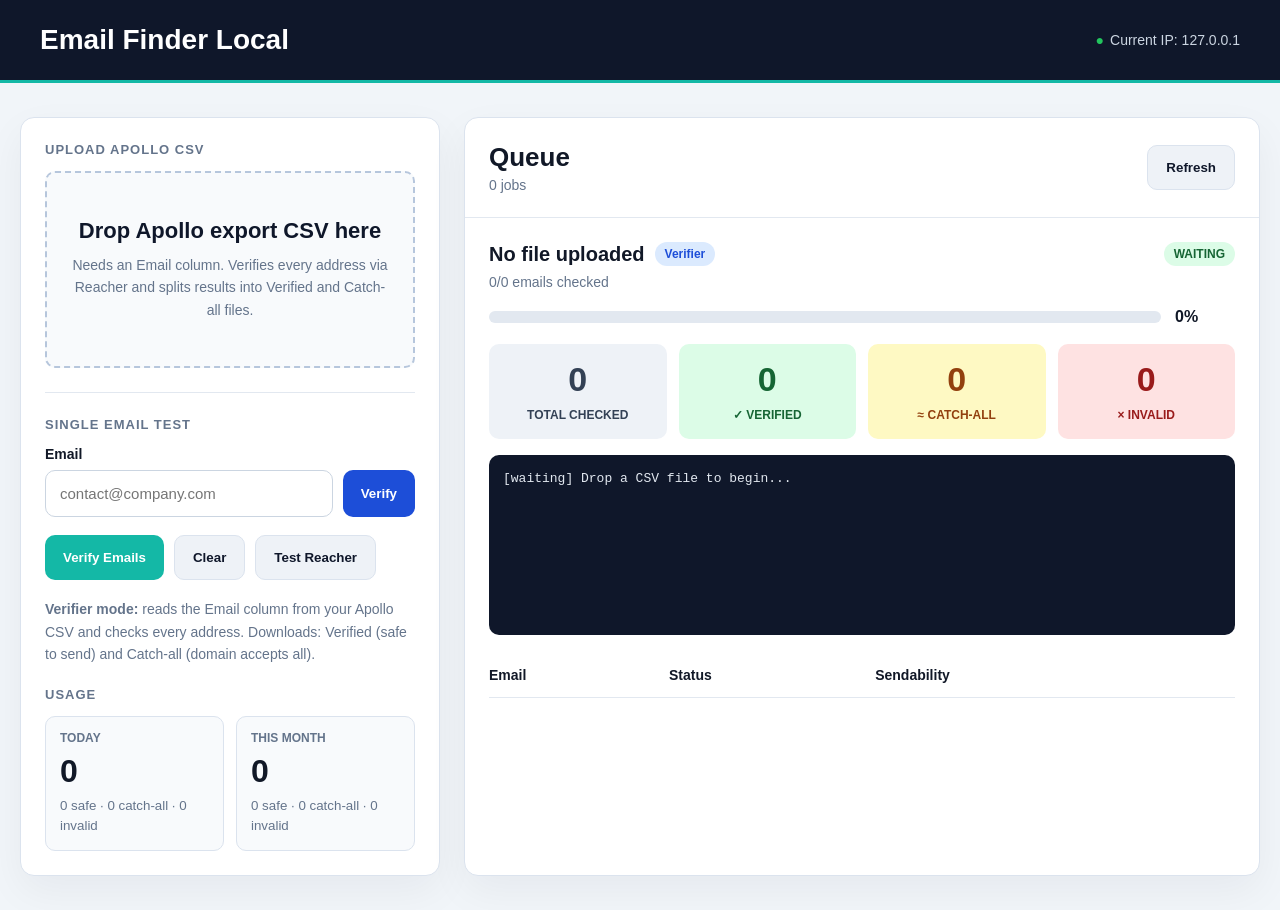
<file: email-finder-local.html>
<!DOCTYPE html>
<html lang="en">
<head>
  <meta charset="UTF-8" />
  <meta name="viewport" content="width=device-width, initial-scale=1.0" />
  <title>Email Finder Local</title>

  <style>
    * {
      box-sizing: border-box;
      margin: 0;
      padding: 0;
      font-family: Inter, Arial, sans-serif;
    }

    body {
      background: #f1f5f9;
      color: #111827;
    }

    .topbar {
      background: #0f172a;
      color: white;
      padding: 24px 40px;
      border-bottom: 3px solid #14b8a6;
    }

    .topbar-inner {
      max-width: 1350px;
      margin: auto;
      display: flex;
      justify-content: space-between;
      align-items: center;
    }

    .topbar h1 {
      font-size: 28px;
      font-weight: 800;
    }

    .ip {
      color: #cbd5e1;
      font-size: 14px;
    }

    .ip span {
      color: #22c55e;
      margin-right: 6px;
    }

    .wrapper {
      max-width: 1350px;
      margin: 34px auto;
      display: grid;
      grid-template-columns: 420px 1fr;
      gap: 24px;
      padding: 0 20px;
    }

    .card {
      background: white;
      border-radius: 14px;
      border: 1px solid #dbe3ee;
      box-shadow: 0 15px 40px rgba(15, 23, 42, 0.05);
    }

    .left-panel {
      padding: 24px;
    }

    .section-title {
      font-size: 13px;
      font-weight: 800;
      color: #64748b;
      letter-spacing: 1px;
      text-transform: uppercase;
      margin-bottom: 14px;
    }

    .drop-zone {
      border: 2px dashed #b6c6dc;
      border-radius: 10px;
      background: #f8fafc;
      padding: 45px 22px;
      text-align: center;
      cursor: pointer;
      transition: 0.2s;
      margin-bottom: 24px;
    }

    .drop-zone:hover {
      background: #ecfdf5;
      border-color: #14b8a6;
    }

    .drop-zone h2 {
      font-size: 22px;
      margin-bottom: 10px;
      color: #0f172a;
    }

    .drop-zone p {
      font-size: 14px;
      line-height: 1.6;
      color: #64748b;
    }

    input[type="file"] {
      display: none;
    }

    .divider {
      height: 1px;
      background: #e2e8f0;
      margin: 24px 0;
    }

    label {
      display: block;
      font-size: 14px;
      font-weight: 700;
      margin-bottom: 8px;
    }

    .input-row {
      display: flex;
      gap: 10px;
      margin-bottom: 18px;
    }

    input {
      width: 100%;
      border: 1px solid #cbd5e1;
      border-radius: 10px;
      padding: 14px;
      font-size: 15px;
      outline: none;
    }

    input:focus {
      border-color: #14b8a6;
    }

    button {
      border: none;
      border-radius: 10px;
      padding: 14px 18px;
      font-weight: 800;
      cursor: pointer;
      transition: 0.2s;
      white-space: nowrap;
    }

    button:hover {
      transform: translateY(-1px);
    }

    .primary-btn {
      background: #1d4ed8;
      color: white;
    }

    .green-btn {
      background: #14b8a6;
      color: white;
    }

    .secondary-btn {
      background: #eef2f7;
      border: 1px solid #dbe3ee;
      color: #0f172a;
    }

    .button-row {
      display: flex;
      gap: 10px;
      flex-wrap: wrap;
      margin-bottom: 18px;
    }

    .help {
      font-size: 14px;
      color: #64748b;
      line-height: 1.6;
      margin-bottom: 22px;
    }

    .usage-grid {
      display: grid;
      grid-template-columns: 1fr 1fr;
      gap: 12px;
    }

    .usage-box {
      background: #f8fafc;
      border: 1px solid #dbe3ee;
      border-radius: 10px;
      padding: 14px;
    }

    .usage-box span {
      display: block;
      font-size: 12px;
      font-weight: 800;
      text-transform: uppercase;
      color: #64748b;
      margin-bottom: 8px;
    }

    .usage-box strong {
      display: block;
      font-size: 32px;
      margin-bottom: 6px;
    }

    .usage-box small {
      color: #64748b;
      line-height: 1.5;
    }

    .queue-header {
      padding: 24px;
      border-bottom: 1px solid #e2e8f0;
      display: flex;
      justify-content: space-between;
      align-items: center;
    }

    .queue-header h2 {
      font-size: 26px;
      margin-bottom: 4px;
    }

    .queue-header p {
      color: #64748b;
      font-size: 14px;
    }

    .queue-body {
      padding: 24px;
    }

    .job-title {
      display: flex;
      align-items: center;
      gap: 10px;
      margin-bottom: 8px;
      flex-wrap: wrap;
    }

    .job-title strong {
      font-size: 20px;
    }

    .pill {
      font-size: 12px;
      font-weight: 800;
      padding: 5px 10px;
      border-radius: 999px;
    }

    .blue-pill {
      background: #dbeafe;
      color: #1d4ed8;
    }

    .green-pill {
      background: #dcfce7;
      color: #166534;
      margin-left: auto;
    }

    .muted {
      color: #64748b;
      font-size: 14px;
    }

    .progress-wrapper {
      display: grid;
      grid-template-columns: 1fr 60px;
      gap: 14px;
      align-items: center;
      margin: 18px 0;
    }

    .progress-track {
      width: 100%;
      height: 12px;
      background: #e2e8f0;
      border-radius: 999px;
      overflow: hidden;
    }

    .progress-bar {
      width: 0%;
      height: 100%;
      background: #0f766e;
      transition: width 0.2s;
    }

    .stats-grid {
      display: grid;
      grid-template-columns: repeat(4, 1fr);
      gap: 12px;
      margin-bottom: 16px;
    }

    .stat {
      border-radius: 10px;
      padding: 16px;
      text-align: center;
      font-weight: 800;
    }

    .stat strong {
      display: block;
      font-size: 34px;
      margin-bottom: 6px;
    }

    .stat span {
      font-size: 12px;
      text-transform: uppercase;
    }

    .checked {
      background: #eef2f7;
      color: #334155;
    }

    .verified {
      background: #dcfce7;
      color: #166534;
    }

    .catchall {
      background: #fef9c3;
      color: #92400e;
    }

    .invalid {
      background: #fee2e2;
      color: #991b1b;
    }

    .log-box {
      background: #0f172a;
      color: #e2e8f0;
      border-radius: 10px;
      padding: 14px;
      font-family: Consolas, monospace;
      font-size: 13px;
      height: 180px;
      overflow: auto;
      line-height: 1.6;
      margin-bottom: 18px;
    }

    table {
      width: 100%;
      border-collapse: collapse;
      font-size: 14px;
    }

    th {
      text-align: left;
      padding: 14px 0;
      border-bottom: 1px solid #e2e8f0;
      font-weight: 800;
    }

    td {
      padding: 14px 0;
      border-bottom: 1px solid #e2e8f0;
      color: #334155;
    }

    @media (max-width: 980px) {
      .wrapper {
        grid-template-columns: 1fr;
      }

      .stats-grid {
        grid-template-columns: 1fr 1fr;
      }
    }
  </style>
</head>

<body>

  <div class="topbar">
    <div class="topbar-inner">
      <h1>Email Finder Local</h1>
      <div class="ip"><span>●</span>Current IP: 127.0.0.1</div>
    </div>
  </div>

  <main class="wrapper">

    <section class="card left-panel">

      <div class="section-title">Upload Apollo CSV</div>

      <div class="drop-zone" id="dropZone">
        <h2>Drop Apollo export CSV here</h2>
        <p>
          Needs an Email column. Verifies every address via Reacher and splits
          results into Verified and Catch-all files.
        </p>

        <input type="file" id="fileInput" accept=".csv" />
      </div>

      <div class="divider"></div>

      <div class="section-title">Single Email Test</div>

      <label>Email</label>

      <div class="input-row">
        <input type="email" id="singleEmail" placeholder="contact@company.com">
        <button class="primary-btn" id="singleVerifyBtn">Verify</button>
      </div>

      <div class="button-row">
        <button class="green-btn" id="verifyBtn">Verify Emails</button>
        <button class="secondary-btn" id="clearBtn">Clear</button>
        <button class="secondary-btn" id="testBtn">Test Reacher</button>
      </div>

      <p class="help">
        <strong>Verifier mode:</strong> reads the Email column from your Apollo CSV
        and checks every address. Downloads: Verified (safe to send) and Catch-all
        (domain accepts all).
      </p>

      <div class="section-title">Usage</div>

      <div class="usage-grid">

        <div class="usage-box">
          <span>Today</span>
          <strong id="todayTotal">0</strong>
          <small id="todayBreakdown">0 safe · 0 catch-all · 0 invalid</small>
        </div>

        <div class="usage-box">
          <span>This Month</span>
          <strong id="monthTotal">0</strong>
          <small id="monthBreakdown">0 safe · 0 catch-all · 0 invalid</small>
        </div>

      </div>

    </section>

    <section class="card">

      <div class="queue-header">

        <div>
          <h2>Queue</h2>
          <p id="jobCount">0 jobs</p>
        </div>

        <button class="secondary-btn" onclick="location.reload()">Refresh</button>

      </div>

      <div class="queue-body">

        <div class="job-title">
          <strong id="currentFile">No file uploaded</strong>
          <span class="pill blue-pill">Verifier</span>
          <span class="pill green-pill" id="statusPill">WAITING</span>
        </div>

        <div class="muted" id="progressText">0/0 emails checked</div>

        <div class="progress-wrapper">

          <div class="progress-track">
            <div class="progress-bar" id="progressBar"></div>
          </div>

          <strong id="progressPercent">0%</strong>

        </div>

        <div class="stats-grid">

          <div class="stat checked">
            <strong id="checkedCount">0</strong>
            <span>Total Checked</span>
          </div>

          <div class="stat verified">
            <strong id="verifiedCount">0</strong>
            <span>✓ Verified</span>
          </div>

          <div class="stat catchall">
            <strong id="catchallCount">0</strong>
            <span>≈ Catch-all</span>
          </div>

          <div class="stat invalid">
            <strong id="invalidCount">0</strong>
            <span>× Invalid</span>
          </div>

        </div>

        <div class="log-box" id="logBox">
          [waiting] Drop a CSV file to begin...
        </div>

        <table>

          <thead>
            <tr>
              <th>Email</th>
              <th>Status</th>
              <th>Sendability</th>
            </tr>
          </thead>

          <tbody id="resultsTable"></tbody>

        </table>

      </div>

    </section>

  </main>

  <script>

    const REACHER_API_URL = "https://YOUR-FLY-APP.fly.dev/v0/check_email";

    const dropZone = document.getElementById("dropZone");
    const fileInput = document.getElementById("fileInput");
    const verifyBtn = document.getElementById("verifyBtn");

    let emails = [];
    let results = [];

    dropZone.addEventListener("click", () => {
      fileInput.click();
    });

    fileInput.addEventListener("change", (e) => {
      handleFile(e.target.files[0]);
    });

    dropZone.addEventListener("dragover", (e) => {
      e.preventDefault();
    });

    dropZone.addEventListener("drop", (e) => {
      e.preventDefault();
      handleFile(e.dataTransfer.files[0]);
    });

    function handleFile(file) {

      if (!file) return;

      const reader = new FileReader();

      reader.onload = function(event) {

        const text = event.target.result;

        emails = extractEmails(text);

        document.getElementById("currentFile").textContent = file.name;
        document.getElementById("jobCount").textContent = "1 job";
        document.getElementById("progressText").textContent =
          `0/${emails.length} emails checked`;

        log(`[ready] ${emails.length} emails loaded from ${file.name}`);

      };

      reader.readAsText(file);

    }

    function extractEmails(text) {

      const matches = text.match(
        /[a-zA-Z0-9._%+-]+@[a-zA-Z0-9.-]+\.[a-z]{2,}/g
      ) || [];

      return [...new Set(matches)];

    }

    verifyBtn.addEventListener("click", async () => {

      if (!emails.length) {
        alert("Upload a CSV first.");
        return;
      }

      results = [];

      document.getElementById("statusPill").textContent = "RUNNING";

      for (let i = 0; i < emails.length; i++) {

        const email = emails[i];

        const result = await verifyEmail(email);

        results.push(result);

        updateStats(i + 1);

        addRow(result);

        log(`[${i + 1}/${emails.length}] ${email} → ${result.status}`);

      }

      document.getElementById("statusPill").textContent = "COMPLETED";

      log("[complete] verification finished");

      saveUsage();

    });

    async function verifyEmail(email) {

      /*
      REAL REACHER API:

      const response = await fetch(REACHER_API_URL, {
        method: "POST",
        headers: {
          "Content-Type": "application/json"
        },
        body: JSON.stringify({
          to_email: email
        })
      });

      const data = await response.json();
      */

      await new Promise(resolve => setTimeout(resolve, 150));

      const random = Math.random();

      let status = "valid";
      let sendability = "safe";

      if (random > 0.75 && random < 0.9) {
        status = "risky";
        sendability = "risky_catch_all";
      }

      if (random >= 0.9) {
        status = "invalid";
        sendability = "invalid";
      }

      return {
        email,
        status,
        sendability
      };

    }

    function updateStats(current) {

      const total = emails.length;

      const percent = Math.round((current / total) * 100);

      const verified = results.filter(r => r.status === "valid").length;

      const catchall = results.filter(r => r.status === "risky").length;

      const invalid = results.filter(r => r.status === "invalid").length;

      document.getElementById("checkedCount").textContent = current;

      document.getElementById("verifiedCount").textContent = verified;

      document.getElementById("catchallCount").textContent = catchall;

      document.getElementById("invalidCount").textContent = invalid;

      document.getElementById("progressBar").style.width = percent + "%";

      document.getElementById("progressPercent").textContent =
        percent + "%";

      document.getElementById("progressText").textContent =
        `${current}/${total} emails checked`;

    }

    function addRow(result) {

      const row = document.createElement("tr");

      row.innerHTML = `
        <td>${result.email}</td>
        <td>${result.status}</td>
        <td>${result.sendability}</td>
      `;

      document.getElementById("resultsTable").prepend(row);

    }

    function log(message) {

      const logBox = document.getElementById("logBox");

      const time = new Date().toLocaleTimeString();

      logBox.innerHTML += `<div>[${time}] ${message}</div>`;

      logBox.scrollTop = logBox.scrollHeight;

    }

    function saveUsage() {

      const today = new Date().toISOString().slice(0, 10);

      const month = new Date().toISOString().slice(0, 7);

      const stats = JSON.parse(
        localStorage.getItem("usageStats") || "{}"
      );

      if (!stats[today]) {
        stats[today] = {
          total: 0,
          safe: 0,
          catchall: 0,
          invalid: 0
        };
      }

      if (!stats[month]) {
        stats[month] = {
          total: 0,
          safe: 0,
          catchall: 0,
          invalid: 0
        };
      }

      const verified =
        results.filter(r => r.status === "valid").length;

      const catchall =
        results.filter(r => r.status === "risky").length;

      const invalid =
        results.filter(r => r.status === "invalid").length;

      stats[today].total += results.length;
      stats[today].safe += verified;
      stats[today].catchall += catchall;
      stats[today].invalid += invalid;

      stats[month].total += results.length;
      stats[month].safe += verified;
      stats[month].catchall += catchall;
      stats[month].invalid += invalid;

      localStorage.setItem(
        "usageStats",
        JSON.stringify(stats)
      );

      loadUsage();

    }

    function loadUsage() {

      const today = new Date().toISOString().slice(0, 10);

      const month = new Date().toISOString().slice(0, 7);

      const stats = JSON.parse(
        localStorage.getItem("usageStats") || "{}"
      );

      const todayStats = stats[today] || {
        total: 0,
        safe: 0,
        catchall: 0,
        invalid: 0
      };

      const monthStats = stats[month] || {
        total: 0,
        safe: 0,
        catchall: 0,
        invalid: 0
      };

      document.getElementById("todayTotal").textContent =
        todayStats.total;

      document.getElementById("todayBreakdown").textContent =
        `${todayStats.safe} safe · ${todayStats.catchall} catch-all · ${todayStats.invalid} invalid`;

      document.getElementById("monthTotal").textContent =
        monthStats.total;

      document.getElementById("monthBreakdown").textContent =
        `${monthStats.safe} safe · ${monthStats.catchall} catch-all · ${monthStats.invalid} invalid`;

    }

    loadUsage();

  </script>

</body>
</html>
</file>
